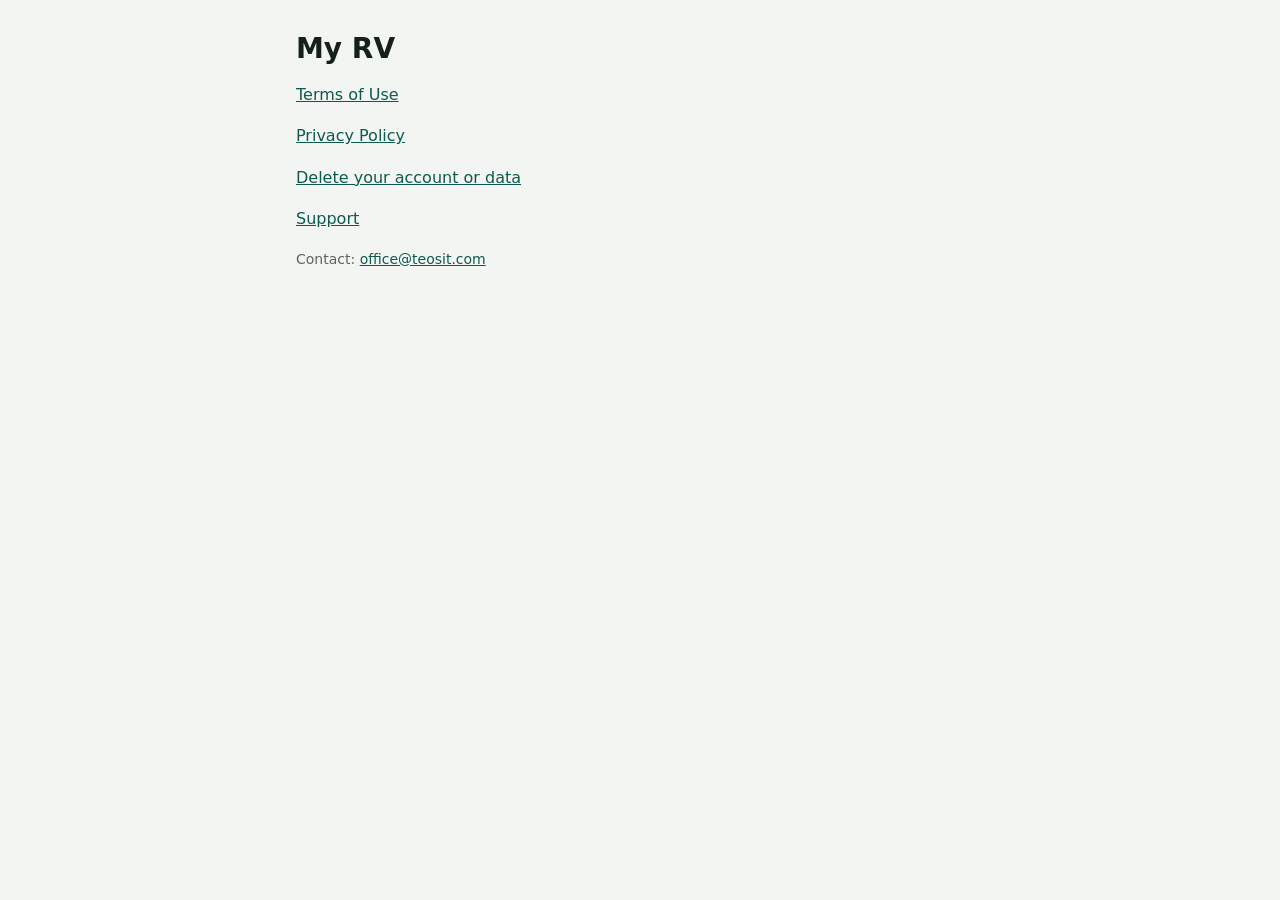
<file: index.html>
<!doctype html>
<html lang="en">
  <head>
    <meta charset="utf-8" />
    <meta name="viewport" content="width=device-width, initial-scale=1" />
    <title>My RV – Legal</title>
    <link rel="stylesheet" href="style.css" />
  </head>
  <body>
    <main>
      <h1>My RV</h1>
      <p><a href="terms.html">Terms of Use</a></p>
      <p><a href="privacy.html">Privacy Policy</a></p>
      <p><a href="delete-account.html">Delete your account or data</a></p>
      <p><a href="support.html">Support</a></p>
      <p class="meta">Contact: <a href="mailto:office@teosit.com">office@teosit.com</a></p>
    </main>
  </body>
</html>
</file>
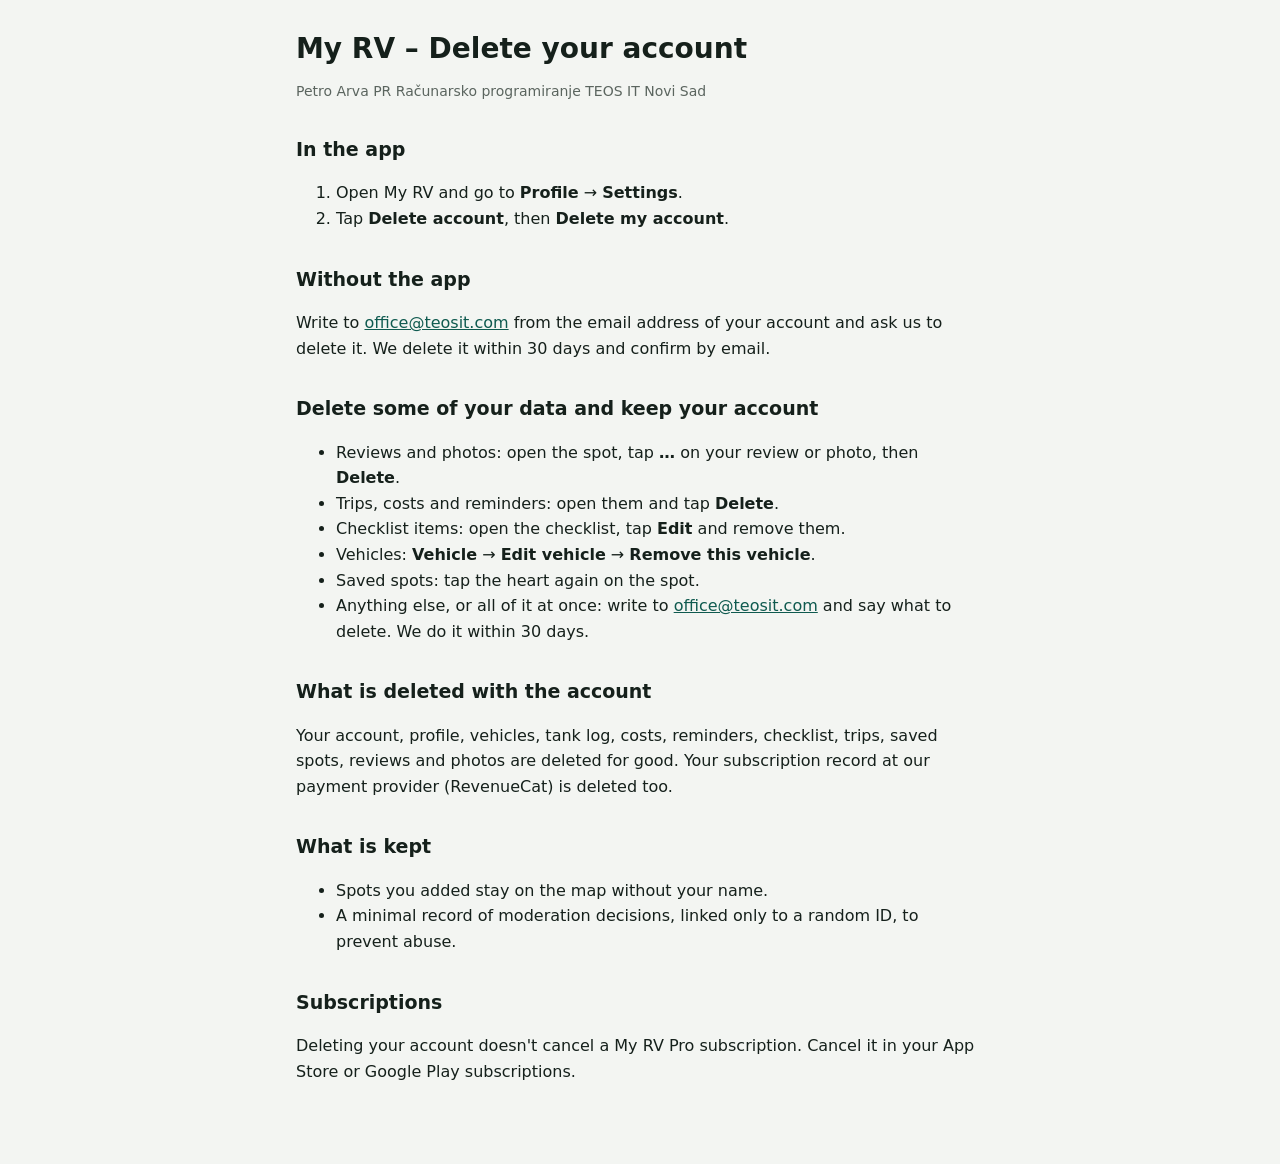
<file: delete-account.html>
<!doctype html>
<html lang="en">
  <head>
    <meta charset="utf-8" />
    <meta name="viewport" content="width=device-width, initial-scale=1" />
    <title>My RV – Delete your account</title>
    <link rel="stylesheet" href="style.css" />
  </head>
  <body>
    <main>
      <h1>My RV – Delete your account</h1>
      <p class="meta">Petro Arva PR Računarsko programiranje TEOS IT Novi Sad</p>

      <h2>In the app</h2>
      <ol>
        <li>Open My RV and go to <strong>Profile</strong> → <strong>Settings</strong>.</li>
        <li>Tap <strong>Delete account</strong>, then <strong>Delete my account</strong>.</li>
      </ol>

      <h2>Without the app</h2>
      <p>
        Write to <a href="mailto:office@teosit.com">office@teosit.com</a> from the email address of
        your account and ask us to delete it. We delete it within 30 days and confirm by email.
      </p>

      <h2>Delete some of your data and keep your account</h2>
      <ul>
        <li>
          Reviews and photos: open the spot, tap <strong>…</strong> on your review or photo, then
          <strong>Delete</strong>.
        </li>
        <li>Trips, costs and reminders: open them and tap <strong>Delete</strong>.</li>
        <li>Checklist items: open the checklist, tap <strong>Edit</strong> and remove them.</li>
        <li>
          Vehicles: <strong>Vehicle</strong> → <strong>Edit vehicle</strong> →
          <strong>Remove this vehicle</strong>.
        </li>
        <li>Saved spots: tap the heart again on the spot.</li>
        <li>
          Anything else, or all of it at once: write to
          <a href="mailto:office@teosit.com">office@teosit.com</a> and say what to delete. We do it
          within 30 days.
        </li>
      </ul>

      <h2>What is deleted with the account</h2>
      <p>
        Your account, profile, vehicles, tank log, costs, reminders, checklist, trips, saved spots,
        reviews and photos are deleted for good. Your subscription record at our payment provider
        (RevenueCat) is deleted too.
      </p>

      <h2>What is kept</h2>
      <ul>
        <li>Spots you added stay on the map without your name.</li>
        <li>
          A minimal record of moderation decisions, linked only to a random ID, to prevent abuse.
        </li>
      </ul>

      <h2>Subscriptions</h2>
      <p>
        Deleting your account doesn't cancel a My RV Pro subscription. Cancel it in your App Store
        or Google Play subscriptions.
      </p>
    </main>
  </body>
</html>
</file>
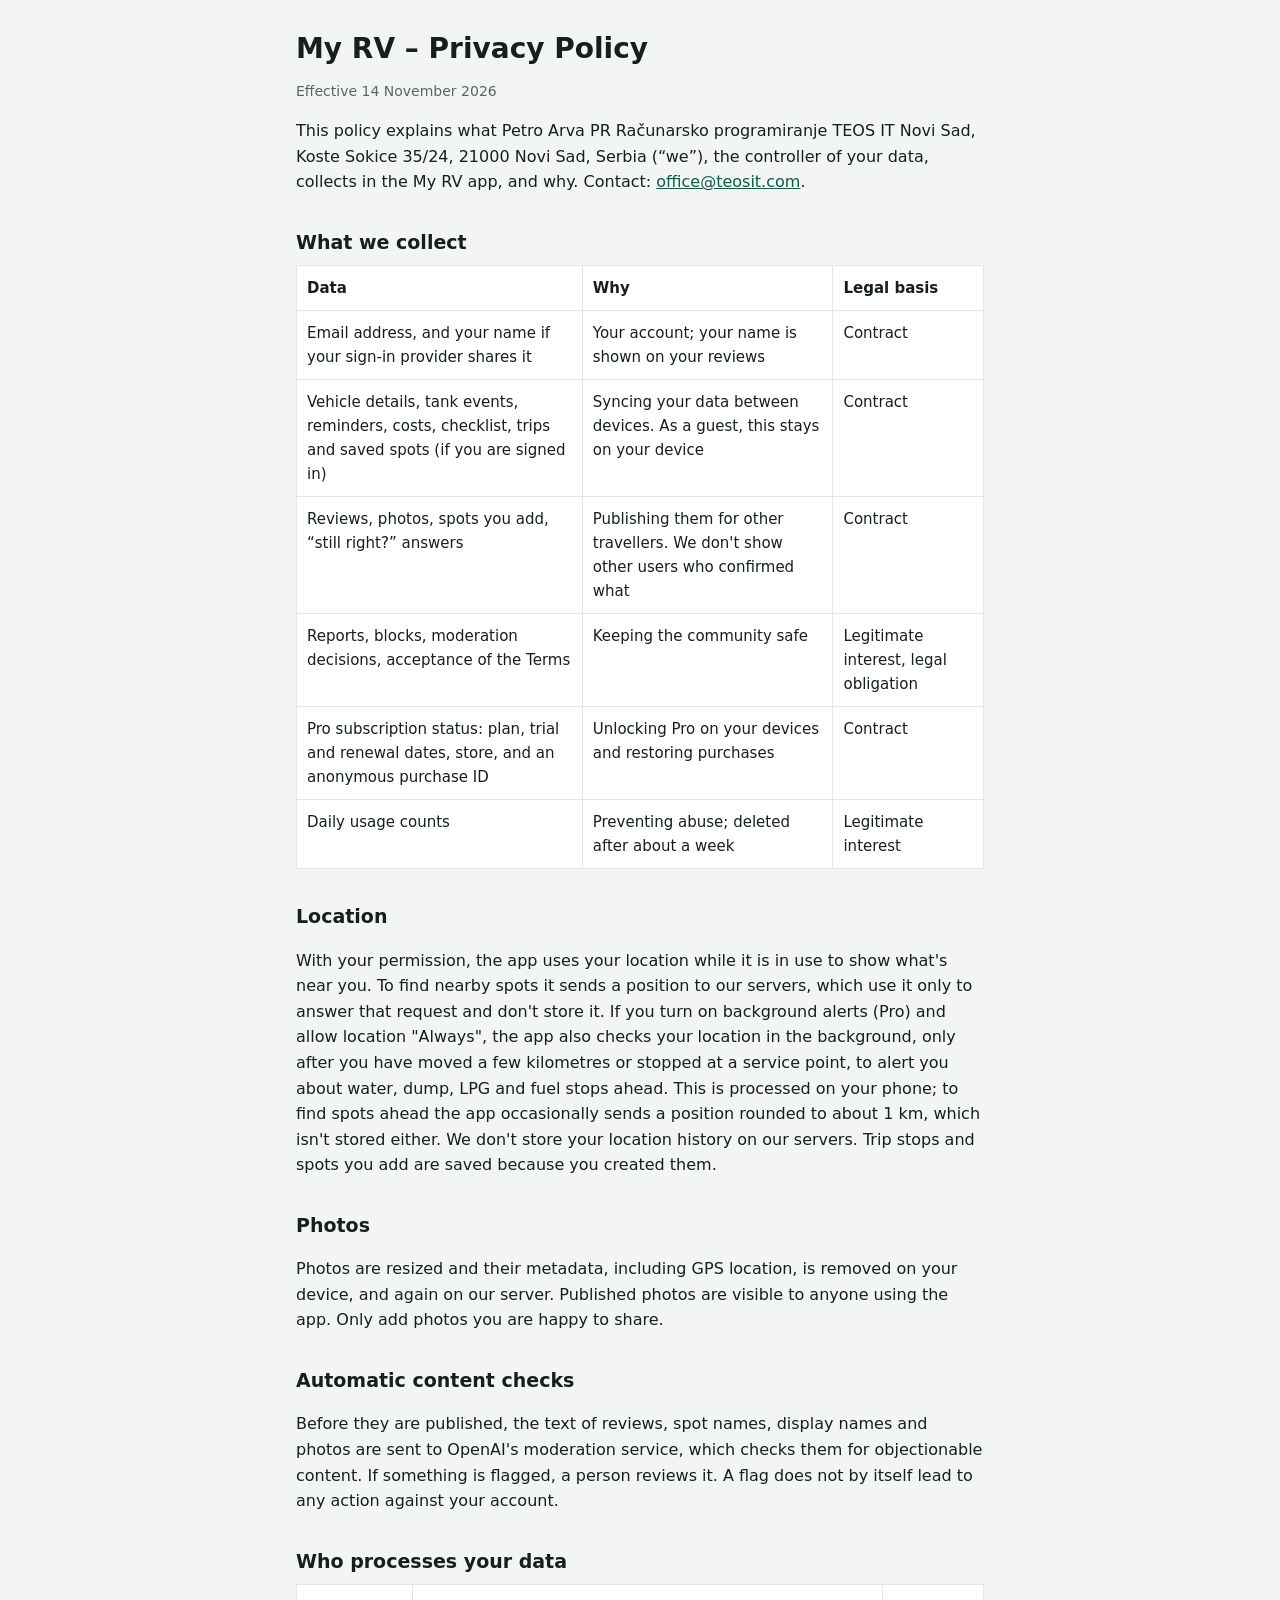
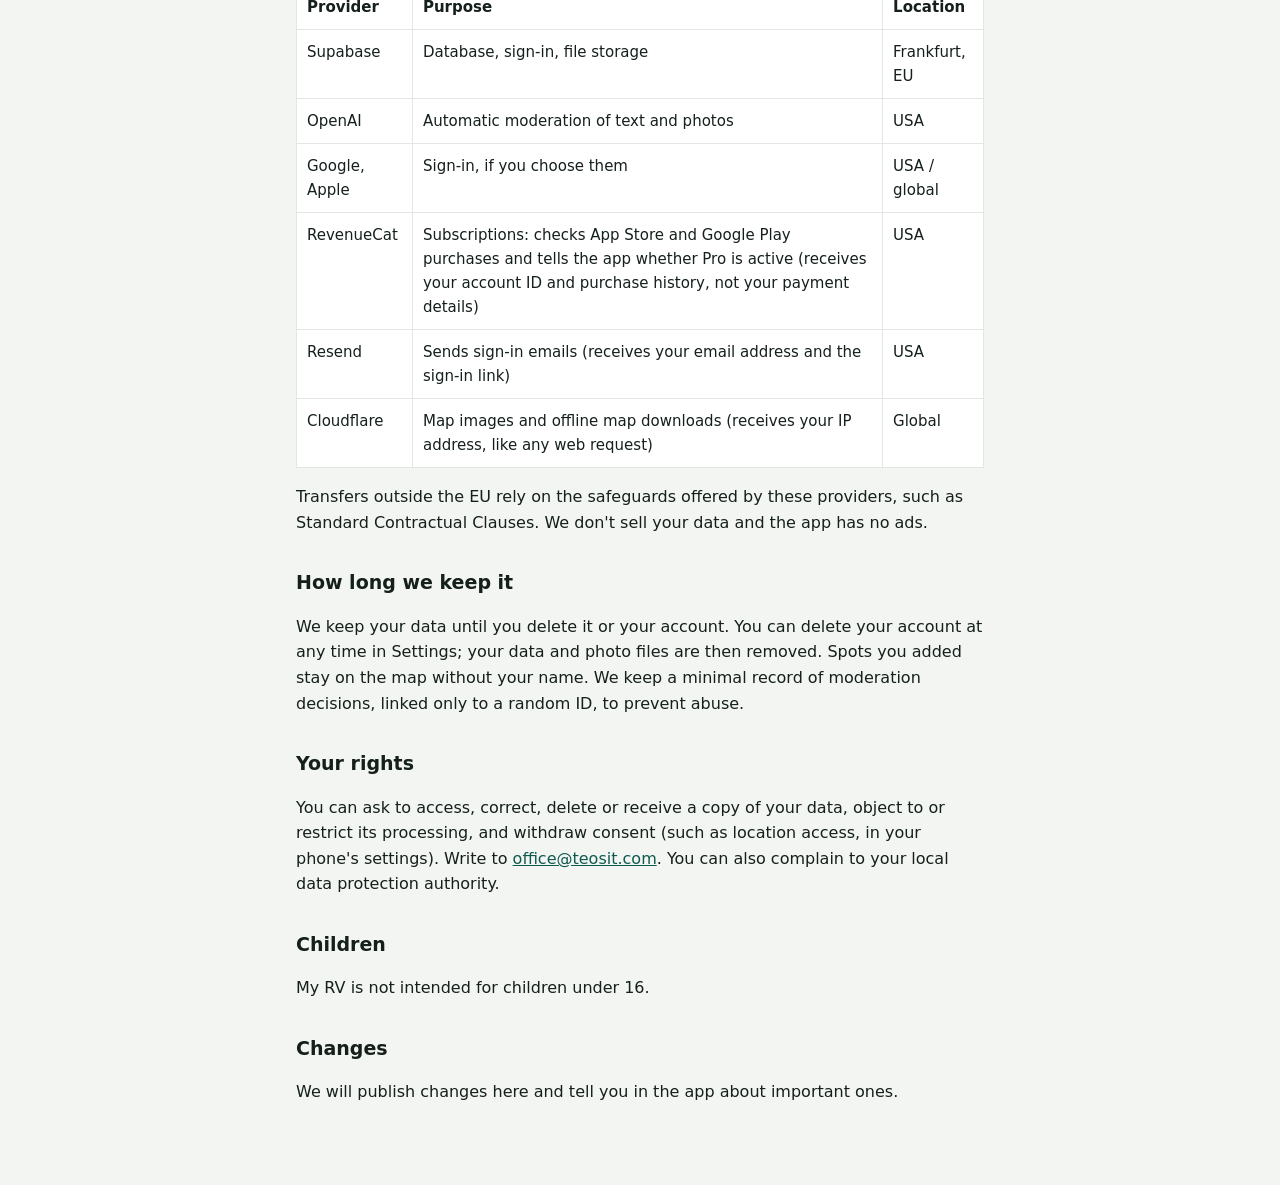
<file: privacy.html>
<!doctype html>
<html lang="en">
  <head>
    <meta charset="utf-8" />
    <meta name="viewport" content="width=device-width, initial-scale=1" />
    <title>My RV – Privacy Policy</title>
    <link rel="stylesheet" href="style.css" />
  </head>
  <body>
    <main>
      <h1>My RV – Privacy Policy</h1>
      <p class="meta">Effective 14 November 2026</p>

      <p>
        This policy explains what Petro Arva PR Računarsko programiranje TEOS IT Novi Sad, Koste
        Sokice 35/24, 21000 Novi Sad, Serbia (“we”), the controller of your data, collects in the My
        RV app, and why. Contact:
        <a href="mailto:office@teosit.com">office@teosit.com</a>.
      </p>

      <h2>What we collect</h2>
      <table>
        <tr>
          <th>Data</th>
          <th>Why</th>
          <th>Legal basis</th>
        </tr>
        <tr>
          <td>Email address, and your name if your sign-in provider shares it</td>
          <td>Your account; your name is shown on your reviews</td>
          <td>Contract</td>
        </tr>
        <tr>
          <td>
            Vehicle details, tank events, reminders, costs, checklist, trips and saved spots (if you
            are signed in)
          </td>
          <td>Syncing your data between devices. As a guest, this stays on your device</td>
          <td>Contract</td>
        </tr>
        <tr>
          <td>Reviews, photos, spots you add, “still right?” answers</td>
          <td>
            Publishing them for other travellers. We don't show other users who confirmed what
          </td>
          <td>Contract</td>
        </tr>
        <tr>
          <td>Reports, blocks, moderation decisions, acceptance of the Terms</td>
          <td>Keeping the community safe</td>
          <td>Legitimate interest, legal obligation</td>
        </tr>
        <tr>
          <td>
            Pro subscription status: plan, trial and renewal dates, store, and an anonymous purchase
            ID
          </td>
          <td>Unlocking Pro on your devices and restoring purchases</td>
          <td>Contract</td>
        </tr>
        <tr>
          <td>Daily usage counts</td>
          <td>Preventing abuse; deleted after about a week</td>
          <td>Legitimate interest</td>
        </tr>
      </table>

      <h2>Location</h2>
      <p>
        With your permission, the app uses your location while it is in use to show what's near you.
        To find nearby spots it sends a position to our servers, which use it only to answer that
        request and don't store it. If you turn on background alerts (Pro) and allow location
        "Always", the app also checks your location in the background, only after you have moved a
        few kilometres or stopped at a service point, to alert you about water, dump, LPG and fuel
        stops ahead. This is processed on your phone; to find spots ahead the app occasionally sends
        a position rounded to about 1 km, which isn't stored either. We don't store your location
        history on our servers. Trip stops and spots you add are saved because you created them.
      </p>

      <h2>Photos</h2>
      <p>
        Photos are resized and their metadata, including GPS location, is removed on your device,
        and again on our server. Published photos are visible to anyone using the app. Only add
        photos you are happy to share.
      </p>

      <h2>Automatic content checks</h2>
      <p>
        Before they are published, the text of reviews, spot names, display names and photos are
        sent to OpenAI's moderation service, which checks them for objectionable content. If
        something is flagged, a person reviews it. A flag does not by itself lead to any action
        against your account.
      </p>

      <h2>Who processes your data</h2>
      <table>
        <tr>
          <th>Provider</th>
          <th>Purpose</th>
          <th>Location</th>
        </tr>
        <tr>
          <td>Supabase</td>
          <td>Database, sign-in, file storage</td>
          <td>Frankfurt, EU</td>
        </tr>
        <tr>
          <td>OpenAI</td>
          <td>Automatic moderation of text and photos</td>
          <td>USA</td>
        </tr>
        <tr>
          <td>Google, Apple</td>
          <td>Sign-in, if you choose them</td>
          <td>USA / global</td>
        </tr>
        <tr>
          <td>RevenueCat</td>
          <td>
            Subscriptions: checks App Store and Google Play purchases and tells the app whether Pro
            is active (receives your account ID and purchase history, not your payment details)
          </td>
          <td>USA</td>
        </tr>
        <tr>
          <td>Resend</td>
          <td>Sends sign-in emails (receives your email address and the sign-in link)</td>
          <td>USA</td>
        </tr>
        <tr>
          <td>Cloudflare</td>
          <td>
            Map images and offline map downloads (receives your IP address, like any web request)
          </td>
          <td>Global</td>
        </tr>
      </table>
      <p>
        Transfers outside the EU rely on the safeguards offered by these providers, such as Standard
        Contractual Clauses. We don't sell your data and the app has no ads.
      </p>

      <h2>How long we keep it</h2>
      <p>
        We keep your data until you delete it or your account. You can delete your account at any
        time in Settings; your data and photo files are then removed. Spots you added stay on the
        map without your name. We keep a minimal record of moderation decisions, linked only to a
        random ID, to prevent abuse.
      </p>

      <h2>Your rights</h2>
      <p>
        You can ask to access, correct, delete or receive a copy of your data, object to or restrict
        its processing, and withdraw consent (such as location access, in your phone's settings).
        Write to <a href="mailto:office@teosit.com">office@teosit.com</a>. You can also complain to
        your local data protection authority.
      </p>

      <h2>Children</h2>
      <p>My RV is not intended for children under 16.</p>

      <h2>Changes</h2>
      <p>We will publish changes here and tell you in the app about important ones.</p>
    </main>
  </body>
</html>
</file>
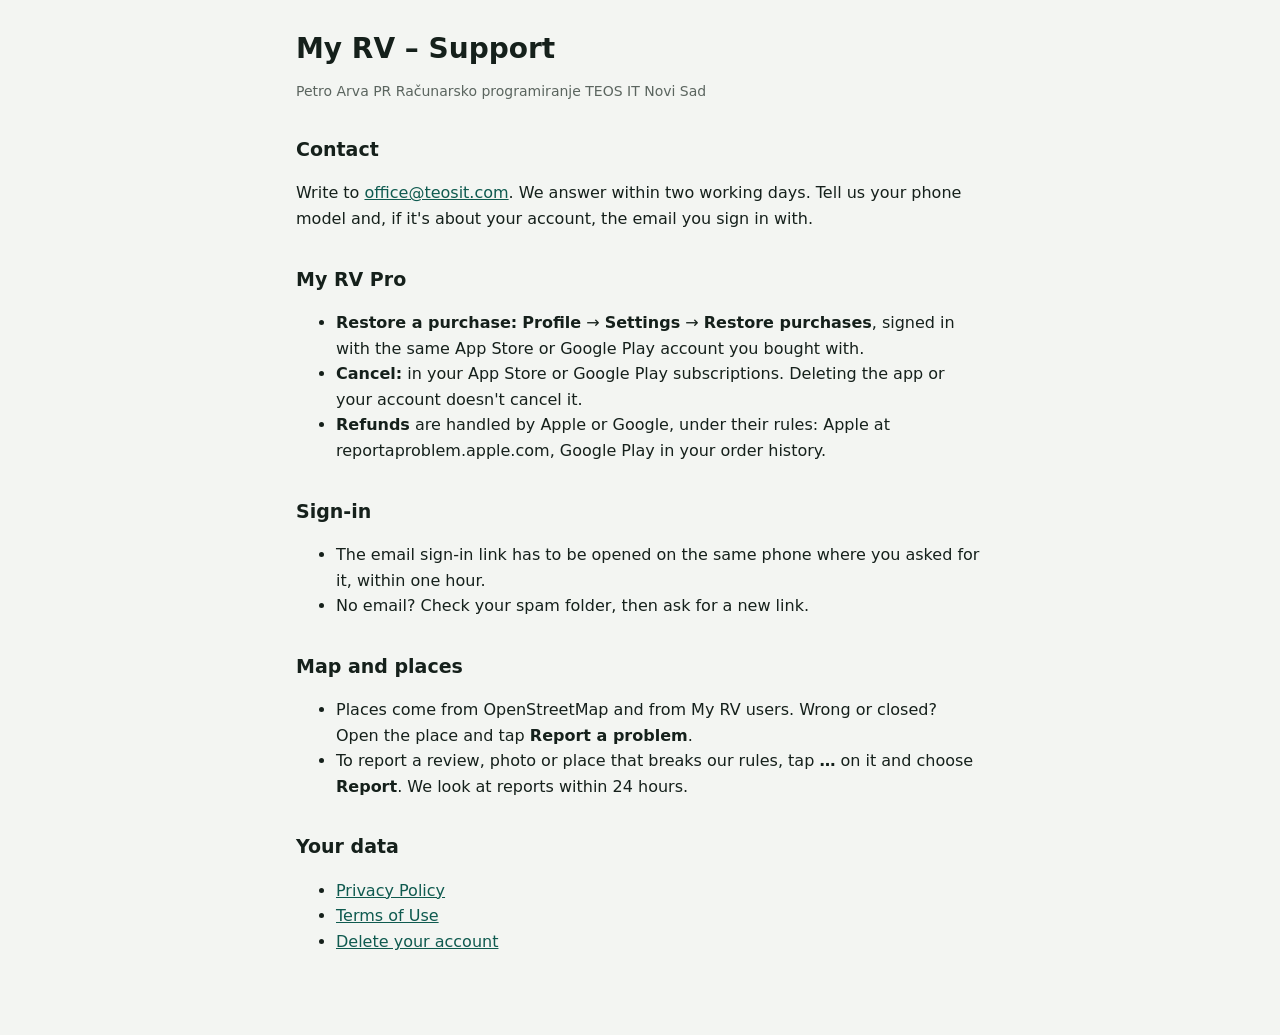
<file: support.html>
<!doctype html>
<html lang="en">
  <head>
    <meta charset="utf-8" />
    <meta name="viewport" content="width=device-width, initial-scale=1" />
    <title>My RV – Support</title>
    <link rel="stylesheet" href="style.css" />
  </head>
  <body>
    <main>
      <h1>My RV – Support</h1>
      <p class="meta">Petro Arva PR Računarsko programiranje TEOS IT Novi Sad</p>

      <h2>Contact</h2>
      <p>
        Write to <a href="mailto:office@teosit.com">office@teosit.com</a>. We answer within two
        working days. Tell us your phone model and, if it's about your account, the email you sign
        in with.
      </p>

      <h2>My RV Pro</h2>
      <ul>
        <li>
          <strong>Restore a purchase:</strong> <strong>Profile</strong> →
          <strong>Settings</strong> → <strong>Restore purchases</strong>, signed in with the same
          App Store or Google Play account you bought with.
        </li>
        <li>
          <strong>Cancel:</strong> in your App Store or Google Play subscriptions. Deleting the app
          or your account doesn't cancel it.
        </li>
        <li>
          <strong>Refunds</strong> are handled by Apple or Google, under their rules: Apple at
          reportaproblem.apple.com, Google Play in your order history.
        </li>
      </ul>

      <h2>Sign-in</h2>
      <ul>
        <li>
          The email sign-in link has to be opened on the same phone where you asked for it, within
          one hour.
        </li>
        <li>No email? Check your spam folder, then ask for a new link.</li>
      </ul>

      <h2>Map and places</h2>
      <ul>
        <li>
          Places come from OpenStreetMap and from My RV users. Wrong or closed? Open the place and
          tap <strong>Report a problem</strong>.
        </li>
        <li>
          To report a review, photo or place that breaks our rules, tap <strong>…</strong> on it and
          choose <strong>Report</strong>. We look at reports within 24 hours.
        </li>
      </ul>

      <h2>Your data</h2>
      <ul>
        <li><a href="privacy.html">Privacy Policy</a></li>
        <li><a href="terms.html">Terms of Use</a></li>
        <li><a href="delete-account.html">Delete your account</a></li>
      </ul>
    </main>
  </body>
</html>
</file>
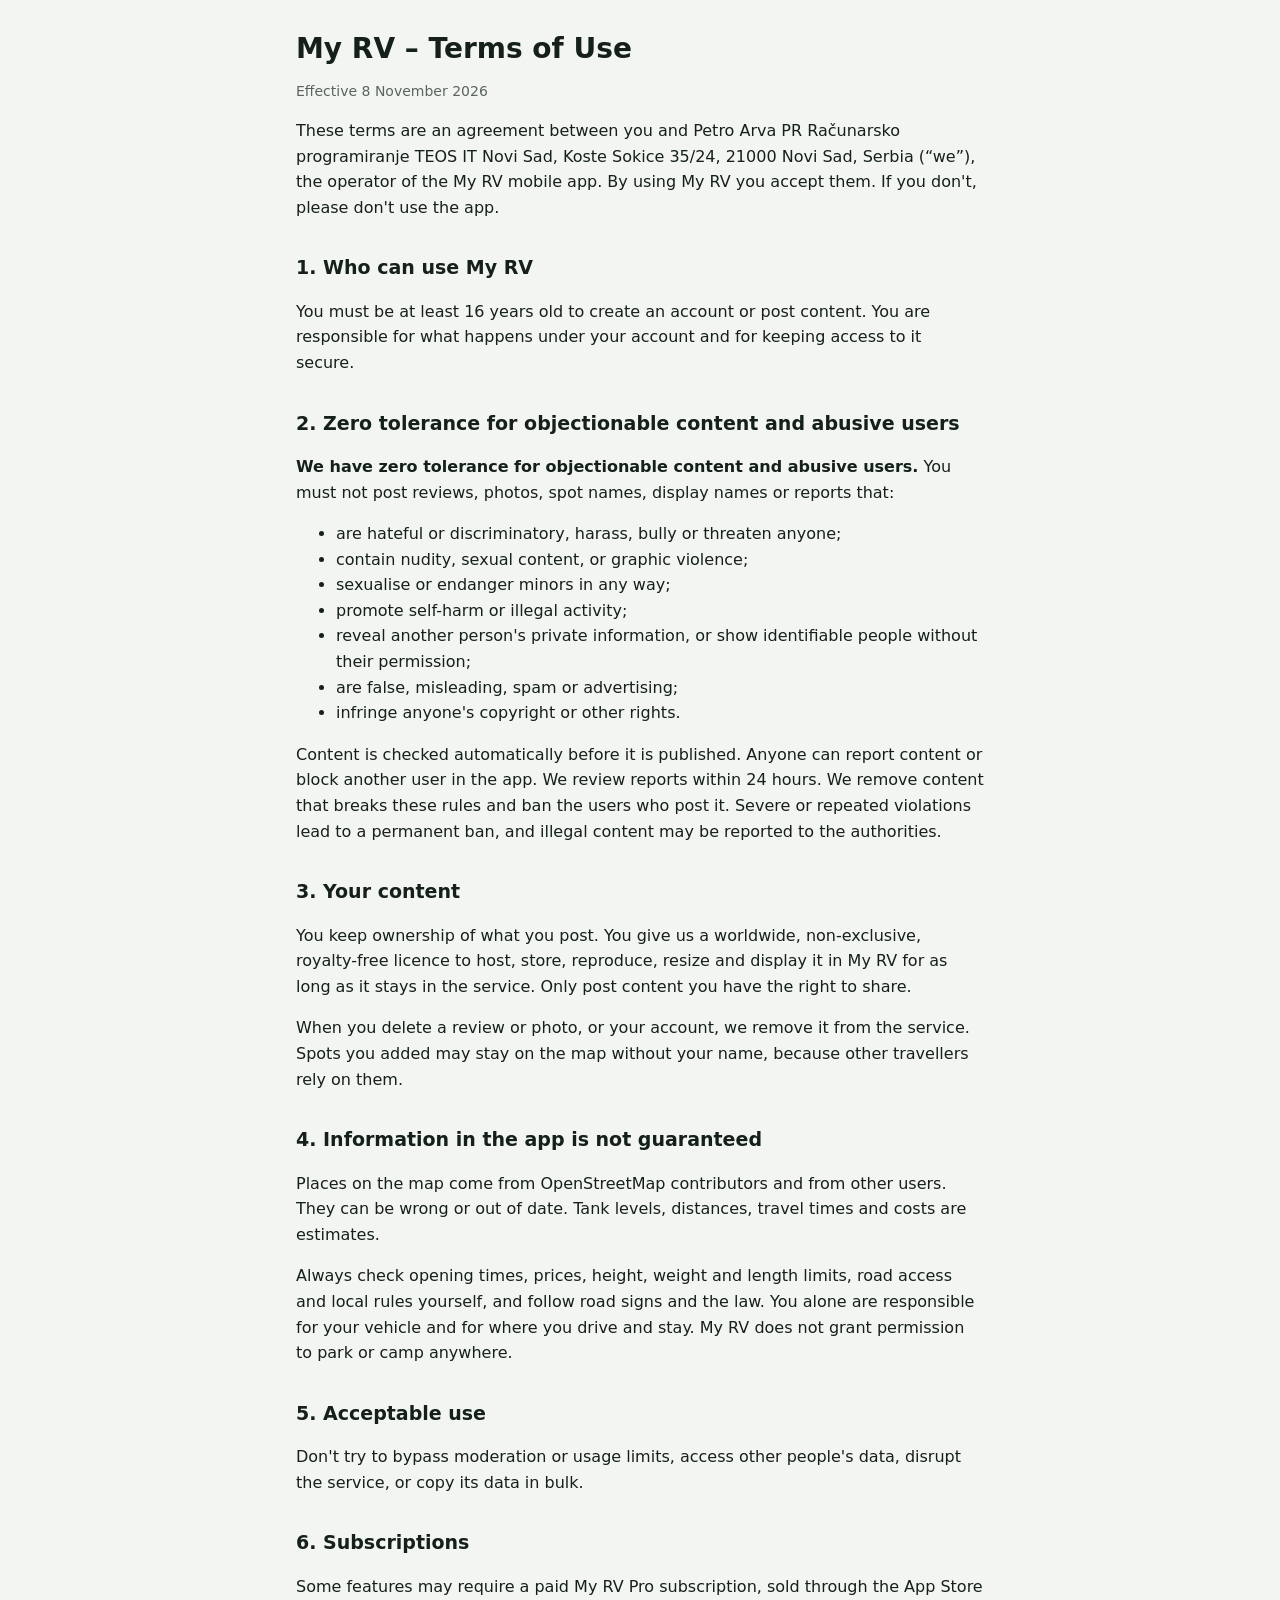
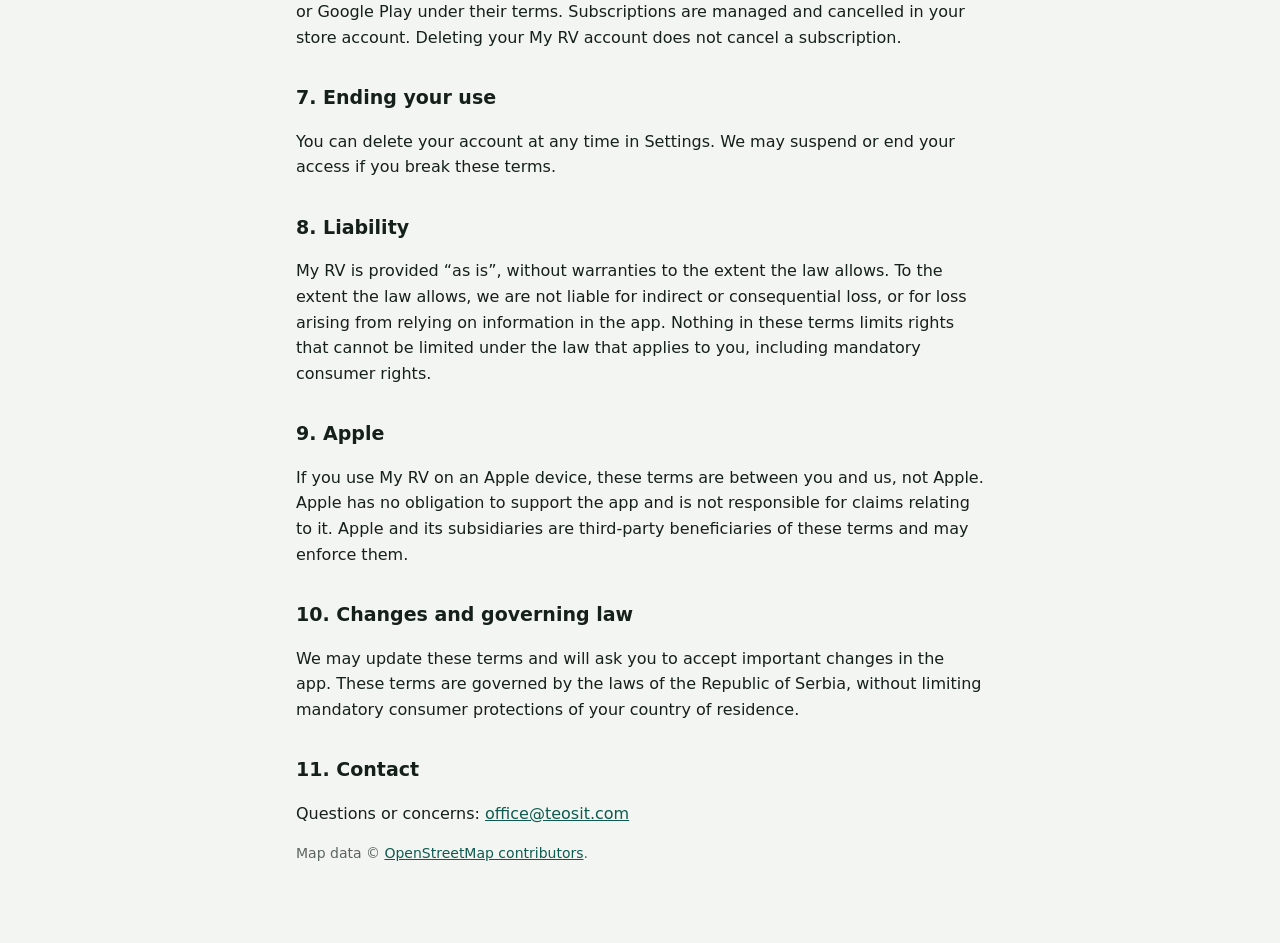
<file: terms.html>
<!doctype html>
<html lang="en">
  <head>
    <meta charset="utf-8" />
    <meta name="viewport" content="width=device-width, initial-scale=1" />
    <title>My RV – Terms of Use</title>
    <link rel="stylesheet" href="style.css" />
  </head>
  <body>
    <main>
      <h1>My RV – Terms of Use</h1>
      <p class="meta">Effective 8 November 2026</p>

      <p>
        These terms are an agreement between you and Petro Arva PR Računarsko programiranje TEOS IT
        Novi Sad, Koste Sokice 35/24, 21000 Novi Sad, Serbia (“we”), the operator of the My RV
        mobile app. By using My RV you accept them. If you don't, please don't use the app.
      </p>

      <h2>1. Who can use My RV</h2>
      <p>
        You must be at least 16 years old to create an account or post content. You are responsible
        for what happens under your account and for keeping access to it secure.
      </p>

      <h2>2. Zero tolerance for objectionable content and abusive users</h2>
      <p>
        <strong>We have zero tolerance for objectionable content and abusive users.</strong> You
        must not post reviews, photos, spot names, display names or reports that:
      </p>
      <ul>
        <li>are hateful or discriminatory, harass, bully or threaten anyone;</li>
        <li>contain nudity, sexual content, or graphic violence;</li>
        <li>sexualise or endanger minors in any way;</li>
        <li>promote self-harm or illegal activity;</li>
        <li>
          reveal another person's private information, or show identifiable people without their
          permission;
        </li>
        <li>are false, misleading, spam or advertising;</li>
        <li>infringe anyone's copyright or other rights.</li>
      </ul>
      <p>
        Content is checked automatically before it is published. Anyone can report content or block
        another user in the app. We review reports within 24 hours. We remove content that breaks
        these rules and ban the users who post it. Severe or repeated violations lead to a permanent
        ban, and illegal content may be reported to the authorities.
      </p>

      <h2>3. Your content</h2>
      <p>
        You keep ownership of what you post. You give us a worldwide, non-exclusive, royalty-free
        licence to host, store, reproduce, resize and display it in My RV for as long as it stays in
        the service. Only post content you have the right to share.
      </p>
      <p>
        When you delete a review or photo, or your account, we remove it from the service. Spots you
        added may stay on the map without your name, because other travellers rely on them.
      </p>

      <h2>4. Information in the app is not guaranteed</h2>
      <p>
        Places on the map come from OpenStreetMap contributors and from other users. They can be
        wrong or out of date. Tank levels, distances, travel times and costs are estimates.
      </p>
      <p>
        Always check opening times, prices, height, weight and length limits, road access and local
        rules yourself, and follow road signs and the law. You alone are responsible for your
        vehicle and for where you drive and stay. My RV does not grant permission to park or camp
        anywhere.
      </p>

      <h2>5. Acceptable use</h2>
      <p>
        Don't try to bypass moderation or usage limits, access other people's data, disrupt the
        service, or copy its data in bulk.
      </p>

      <h2>6. Subscriptions</h2>
      <p>
        Some features may require a paid My RV Pro subscription, sold through the App Store or
        Google Play under their terms. Subscriptions are managed and cancelled in your store
        account. Deleting your My RV account does not cancel a subscription.
      </p>

      <h2>7. Ending your use</h2>
      <p>
        You can delete your account at any time in Settings. We may suspend or end your access if
        you break these terms.
      </p>

      <h2>8. Liability</h2>
      <p>
        My RV is provided “as is”, without warranties to the extent the law allows. To the extent
        the law allows, we are not liable for indirect or consequential loss, or for loss arising
        from relying on information in the app. Nothing in these terms limits rights that cannot be
        limited under the law that applies to you, including mandatory consumer rights.
      </p>

      <h2>9. Apple</h2>
      <p>
        If you use My RV on an Apple device, these terms are between you and us, not Apple. Apple
        has no obligation to support the app and is not responsible for claims relating to it. Apple
        and its subsidiaries are third-party beneficiaries of these terms and may enforce them.
      </p>

      <h2>10. Changes and governing law</h2>
      <p>
        We may update these terms and will ask you to accept important changes in the app. These
        terms are governed by the laws of the Republic of Serbia, without limiting mandatory
        consumer protections of your country of residence.
      </p>

      <h2>11. Contact</h2>
      <p>Questions or concerns: <a href="mailto:office@teosit.com">office@teosit.com</a></p>

      <p class="meta">
        Map data © <a href="https://www.openstreetmap.org/copyright">OpenStreetMap contributors</a>.
      </p>
    </main>
  </body>
</html>
</file>
<file: style.css>
:root {
  --ink: #15201b;
  --ground: #f3f5f2;
  --surface: #ffffff;
  --forest: #0f5a4f;
  --muted: #5b655f;
  --line: #e3e7e4;
}

* {
  box-sizing: border-box;
}

body {
  margin: 0;
  background: var(--ground);
  color: var(--ink);
  font:
    16px/1.6 system-ui,
    -apple-system,
    'Segoe UI',
    Roboto,
    sans-serif;
}

main {
  max-width: 720px;
  margin: 0 auto;
  padding: 32px 16px 64px;
}

h1 {
  margin: 0 0 4px;
  font-size: 28px;
  line-height: 1.2;
}

h2 {
  margin: 32px 0 8px;
  font-size: 19px;
}

a {
  color: var(--forest);
}

.meta {
  color: var(--muted);
  font-size: 14px;
}

table {
  width: 100%;
  border-collapse: collapse;
  background: var(--surface);
  font-size: 15px;
}

th,
td {
  padding: 10px;
  border: 1px solid var(--line);
  text-align: left;
  vertical-align: top;
}
</file>
